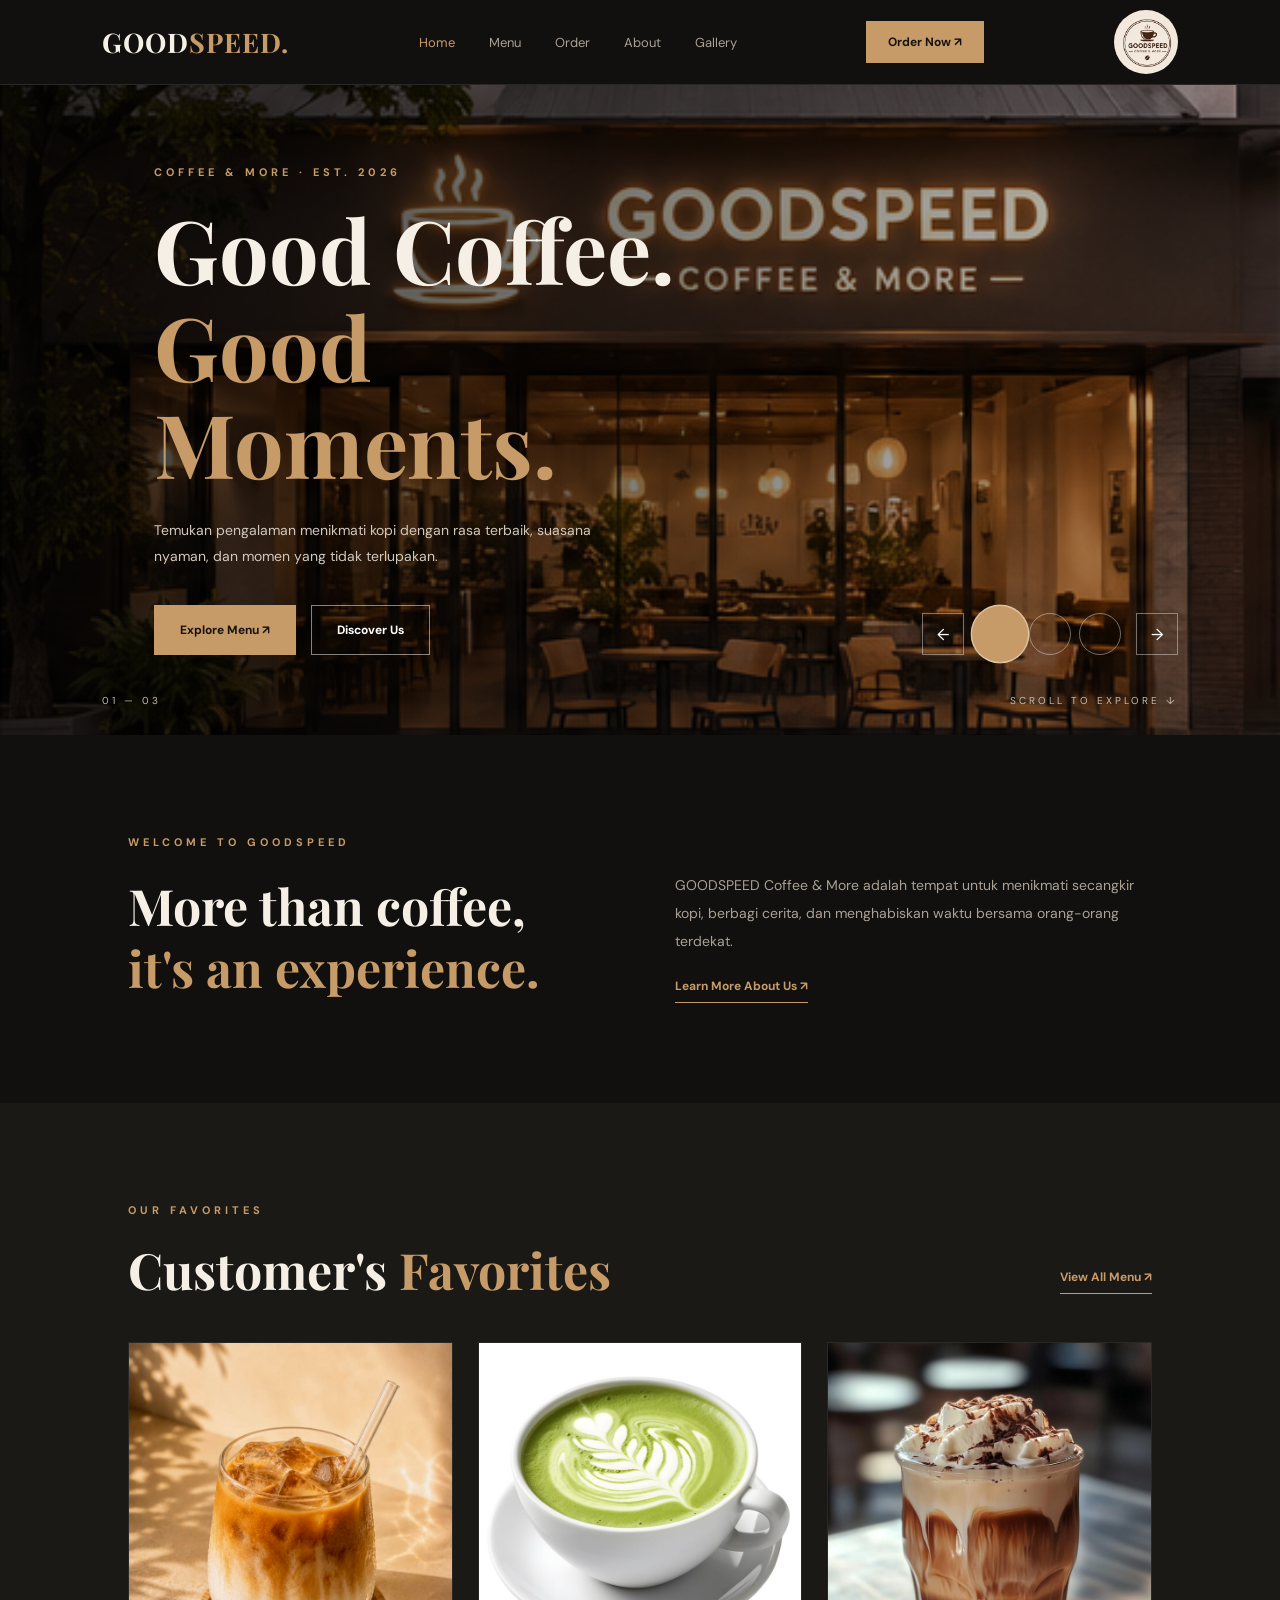
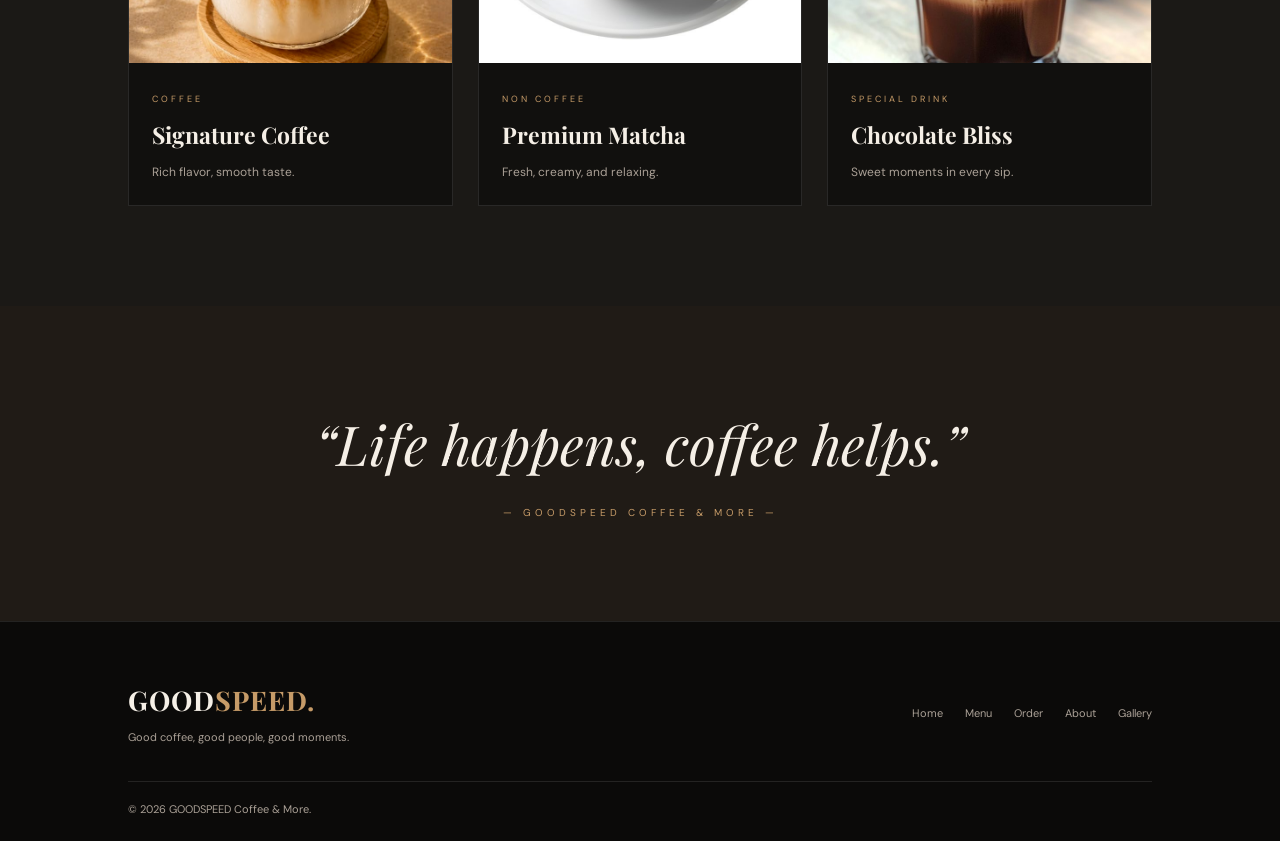
<file: index.html>
<!DOCTYPE html>
<html lang="id">
<head>
    <meta charset="UTF-8">
    <meta name="viewport" content="width=device-width, initial-scale=1.0">
    <title>GOODSPEED Coffee & More</title>
    <link rel="stylesheet" href="style.css">
    <link rel="preconnect" href="https://fonts.googleapis.com">
    <link href="https://fonts.googleapis.com/css2?family=DM+Sans:wght@400;500;600;700&family=Playfair+Display:wght@500;600;700&display=swap" rel="stylesheet">
</head>
<body>

<div class="loader" id="loader">
    <div class="loader-circle"></div>
    <p>GOODSPEED COFFEE</p>
</div>

<header class="navbar">
    <a href="index.html" class="logo">GOOD<span>SPEED.</span></a>

    <button class="menu-toggle" id="menuToggle" aria-label="Buka menu">☰</button>

    <nav id="navMenu">
        <a href="index.html" class="active">Home</a>
        <a href="menu.html">Menu</a>
        <a href="order.html">Order</a>
        <a href="about.html">About</a>
        <a href="gallery.html">Gallery</a>
    </nav>

    <a href="order.html" class="nav-button">Order Now ↗</a>
    <a href="index.html" class="rotating-logo" aria-label="Logo GOODSPEED - Beranda">
        <img src="images/01_logo_goodspeed.png" alt="">
    </a>
</header>

<main>
    <section class="hero">
        <div class="hero-slides">
            <div class="hero-slide active" style="background-image: linear-gradient(90deg,rgba(0,0,0,.8),rgba(0,0,0,.2)),url('images/02_storefront.png')"></div>
            <div class="hero-slide" style="background-image: linear-gradient(90deg,rgba(0,0,0,.8),rgba(0,0,0,.2)),url('images/03_interior.png')"></div>
            <div class="hero-slide" style="background-image: linear-gradient(90deg,rgba(0,0,0,.8),rgba(0,0,0,.2)),url('images/05_cappuccino.png')"></div>
        </div>

        <div class="hero-content">
            <p class="eyebrow">COFFEE & MORE · EST. 2026</p>
            <h1>Good Coffee.<br><span>Good Moments.</span></h1>
            <p class="hero-description">
                Temukan pengalaman menikmati kopi dengan rasa terbaik,
                suasana nyaman, dan momen yang tidak terlupakan.
            </p>

            <div class="hero-actions">
                <a href="menu.html" class="btn btn-primary">Explore Menu ↗</a>
                <a href="about.html" class="btn btn-outline">Discover Us</a>
            </div>
        </div>

        <div class="slider-controls">
            <button id="prevSlide" aria-label="Slide sebelumnya">←</button>
            <div class="slider-dots" id="sliderDots"></div>
            <button id="nextSlide" aria-label="Slide berikutnya">→</button>
        </div>

        <div class="hero-bottom">
            <span>01 — 03</span>
            <span>SCROLL TO EXPLORE ↓</span>
        </div>
    </section>

    <section class="welcome section-padding">
        <div class="section-label">WELCOME TO GOODSPEED</div>
        <div class="welcome-grid">
            <div>
                <h2>More than coffee,<br><span>it's an experience.</span></h2>
            </div>
            <div>
                <p>
                    GOODSPEED Coffee & More adalah tempat untuk menikmati
                    secangkir kopi, berbagi cerita, dan menghabiskan waktu
                    bersama orang-orang terdekat.
                </p>
                <a href="about.html" class="text-link">Learn More About Us ↗</a>
            </div>
        </div>
    </section>

    <section class="featured section-padding">
        <div class="section-heading">
            <div>
                <div class="section-label">OUR FAVORITES</div>
                <h2>Customer's <span>Favorites</span></h2>
            </div>
            <a href="menu.html" class="text-link">View All Menu ↗</a>
        </div>

        <div class="product-grid">
            <article class="product-card">
                <img src="images/Latte.jpe" alt="Coffee">
                <div class="product-info">
                    <span>COFFEE</span>
                    <h3>Signature Coffee</h3>
                    <p>Rich flavor, smooth taste.</p>
                </div>
            </article>

            <article class="product-card">
                <img src="images/Matcha.jpe" alt="Matcha">
                <div class="product-info">
                    <span>NON COFFEE</span>
                    <h3>Premium Matcha</h3>
                    <p>Fresh, creamy, and relaxing.</p>
                </div>
            </article>

            <article class="product-card">
                <img src="images/chocholate.jpe" alt="Chocolate">
                <div class="product-info">
                    <span>SPECIAL DRINK</span>
                    <h3>Chocolate Bliss</h3>
                    <p>Sweet moments in every sip.</p>
                </div>
            </article>
        </div>
    </section>

    <section class="quote-section">
        <p>“Life happens, coffee helps.”</p>
        <span>— GOODSPEED COFFEE & MORE —</span>
    </section>
</main>

<footer class="footer">
    <div>
        <a href="index.html" class="logo">GOOD<span>SPEED.</span></a>
        <p>Good coffee, good people, good moments.</p>
    </div>
    <div class="footer-links">
        <a href="index.html">Home</a>
        <a href="menu.html">Menu</a>
        <a href="order.html">Order</a>
        <a href="about.html">About</a>
        <a href="gallery.html">Gallery</a>
    </div>
    <p class="copyright">© 2026 GOODSPEED Coffee & More.</p>
</footer>

<script src="script.js"></script>
</body>
</html>
</file>
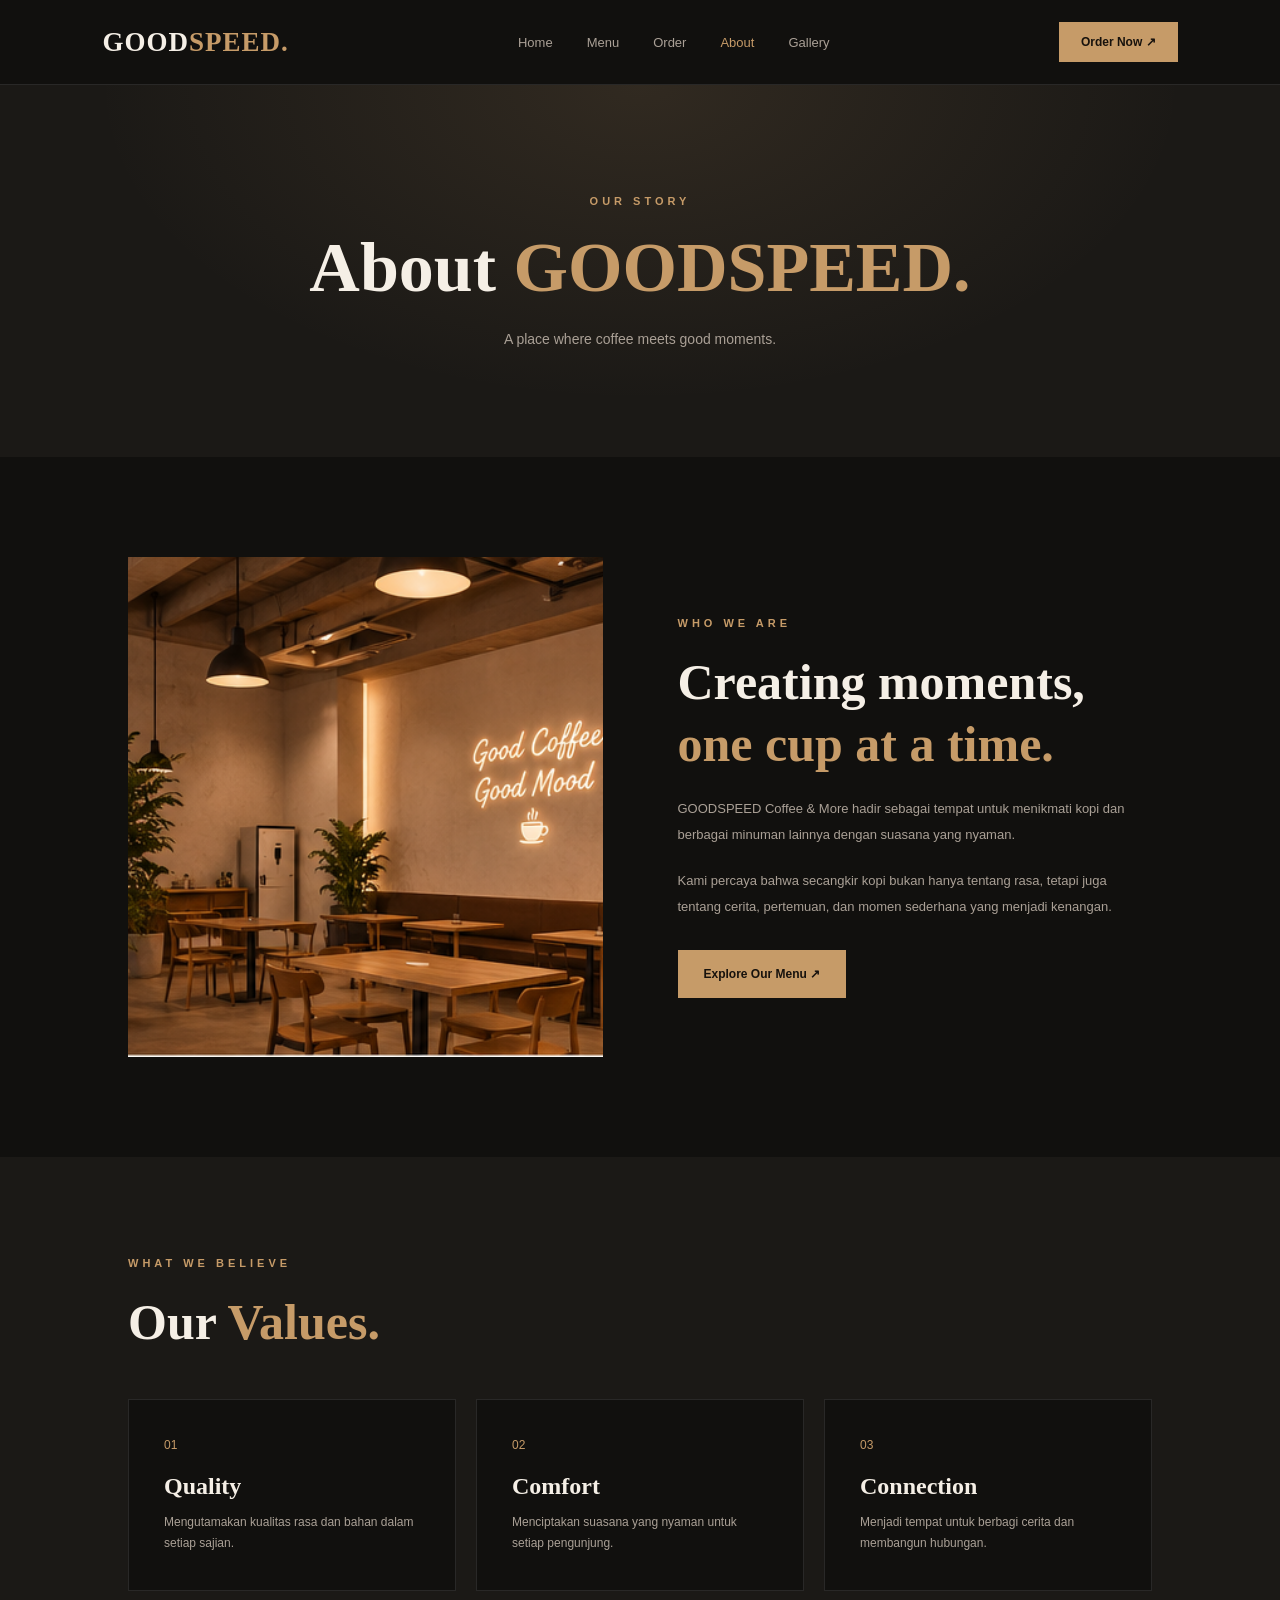
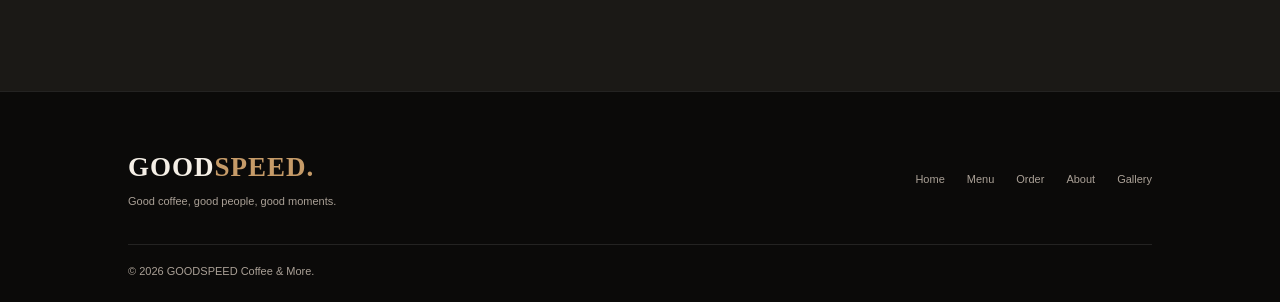
<file: about.html>
<!DOCTYPE html>
<html lang="id">
<head>
    <meta charset="UTF-8">
    <meta name="viewport" content="width=device-width, initial-scale=1.0">
    <title>About Us | GOODSPEED</title>
    <link rel="stylesheet" href="style.css">
</head>
<body>

<header class="navbar">
    <a href="index.html" class="logo">GOOD<span>SPEED.</span></a>
    <button class="menu-toggle" id="menuToggle" aria-label="Buka menu">☰</button>
    <nav id="navMenu">
        <a href="index.html">Home</a>
        <a href="menu.html">Menu</a>
        <a href="order.html">Order</a>
        <a href="about.html" class="active">About</a>
        <a href="gallery.html">Gallery</a>
    </nav>
    <a href="order.html" class="nav-button">Order Now ↗</a>
</header>

<section class="page-hero">
    <p class="eyebrow">OUR STORY</p>
    <h1>About <span>GOODSPEED.</span></h1>
    <p>A place where coffee meets good moments.</p>
</section>

<section class="about-section section-padding">
    <div class="about-image">
        <img src="images/03_interior.png" alt="GOODSPEED Coffee interior">
    </div>

    <div class="about-content">
        <div class="section-label">WHO WE ARE</div>
        <h2>Creating moments,<br><span>one cup at a time.</span></h2>
        <p>
            GOODSPEED Coffee & More hadir sebagai tempat untuk menikmati
            kopi dan berbagai minuman lainnya dengan suasana yang nyaman.
        </p>
        <p>
            Kami percaya bahwa secangkir kopi bukan hanya tentang rasa,
            tetapi juga tentang cerita, pertemuan, dan momen sederhana
            yang menjadi kenangan.
        </p>
        <a href="menu.html" class="btn btn-primary">Explore Our Menu ↗</a>
    </div>
</section>

<section class="values-section section-padding">
    <div class="section-label">WHAT WE BELIEVE</div>
    <h2>Our <span>Values.</span></h2>

    <div class="values-grid">
        <div class="value-card">
            <span>01</span>
            <h3>Quality</h3>
            <p>Mengutamakan kualitas rasa dan bahan dalam setiap sajian.</p>
        </div>
        <div class="value-card">
            <span>02</span>
            <h3>Comfort</h3>
            <p>Menciptakan suasana yang nyaman untuk setiap pengunjung.</p>
        </div>
        <div class="value-card">
            <span>03</span>
            <h3>Connection</h3>
            <p>Menjadi tempat untuk berbagi cerita dan membangun hubungan.</p>
        </div>
    </div>
</section>

<footer class="footer">
    <div>
        <a href="index.html" class="logo">GOOD<span>SPEED.</span></a>
        <p>Good coffee, good people, good moments.</p>
    </div>
    <div class="footer-links">
        <a href="index.html">Home</a>
        <a href="menu.html">Menu</a>
        <a href="order.html">Order</a>
        <a href="about.html">About</a>
        <a href="gallery.html">Gallery</a>
    </div>
    <p class="copyright">© 2026 GOODSPEED Coffee & More.</p>
</footer>

<script src="script.js"></script>
</body>
</html>
</file>
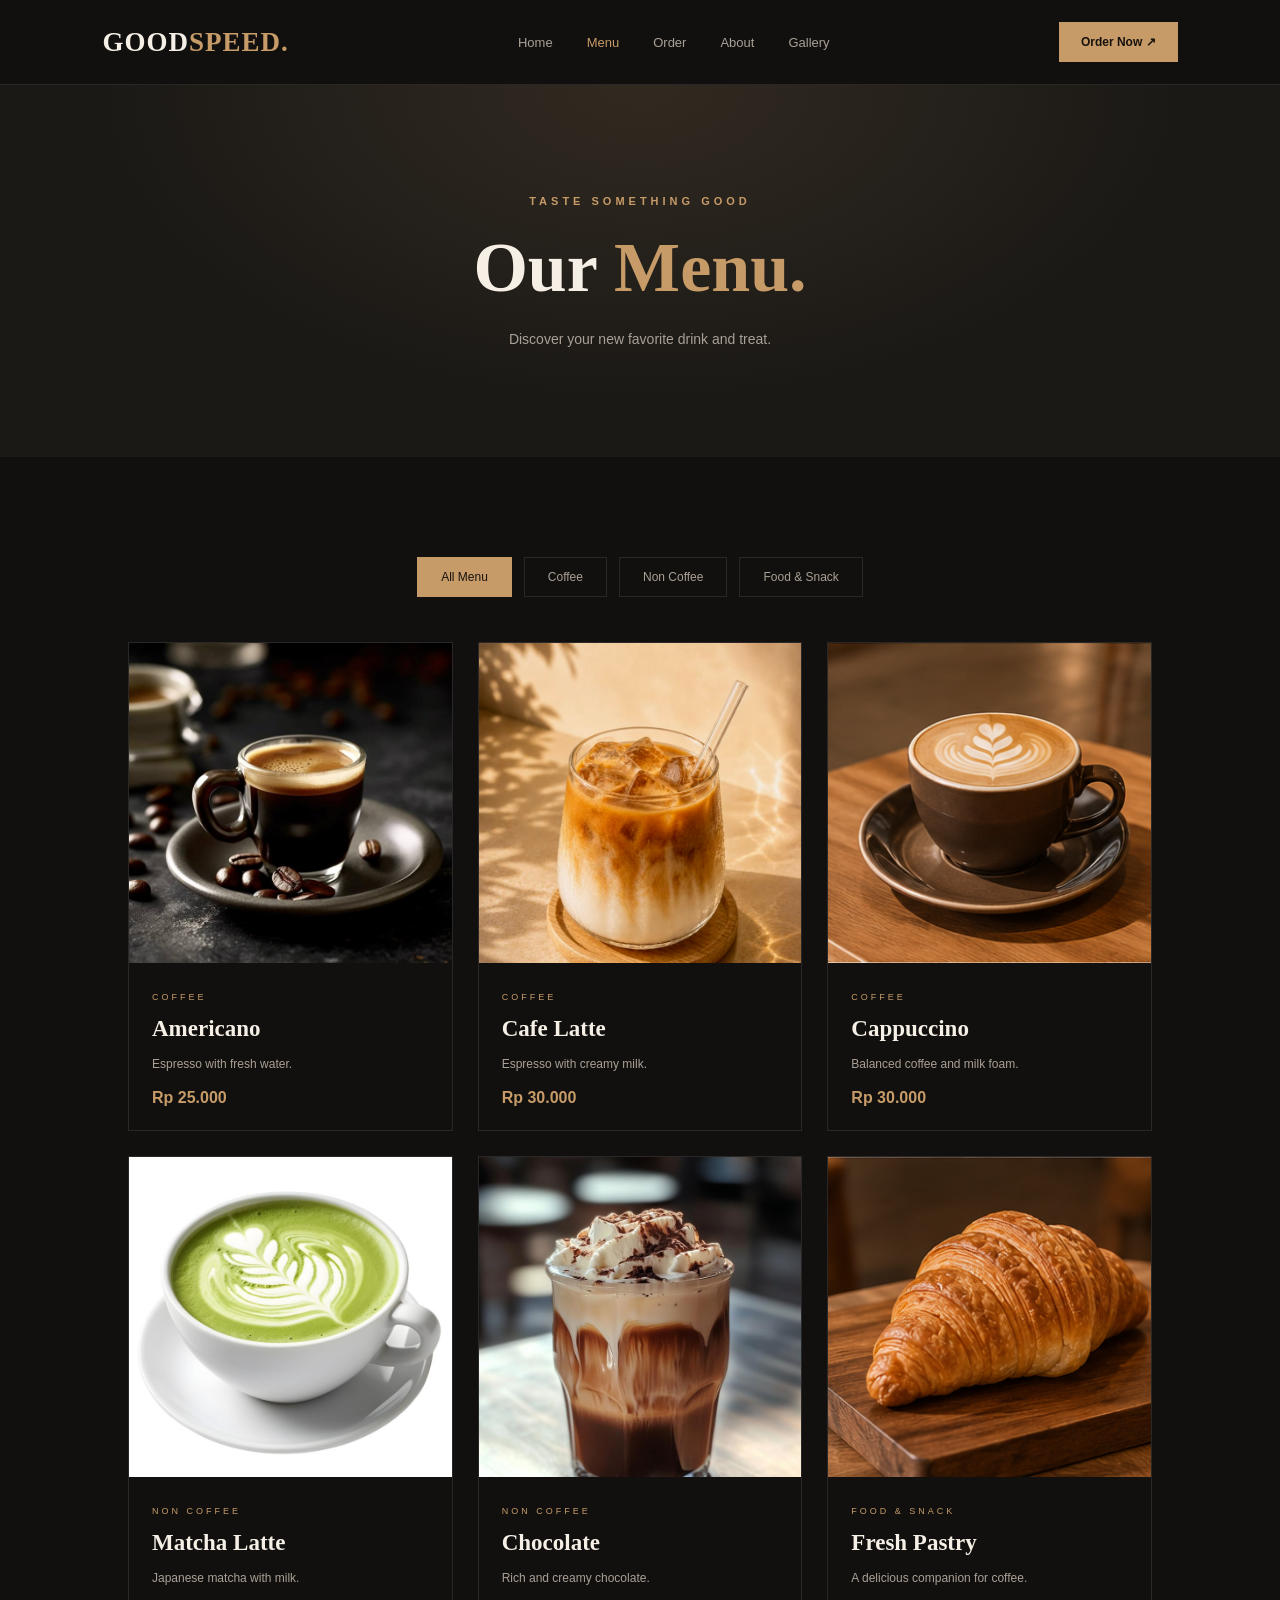
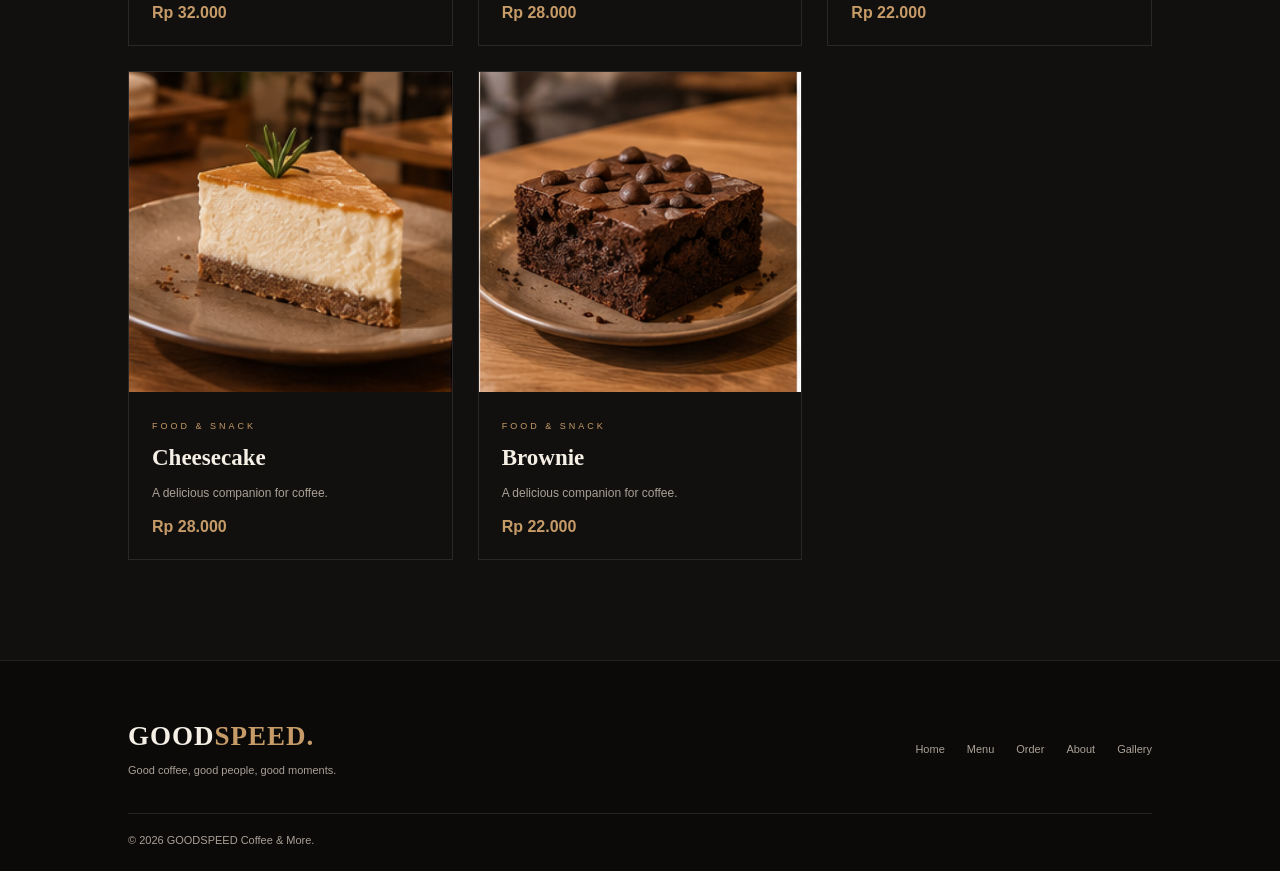
<file: menu.html>
<!DOCTYPE html>
<html lang="id">
<head>
    <meta charset="UTF-8">
    <meta name="viewport" content="width=device-width, initial-scale=1.0">
    <title>Our Menu | GOODSPEED</title>
    <link rel="stylesheet" href="style.css">
</head>
<body>

<header class="navbar">
    <a href="index.html" class="logo">GOOD<span>SPEED.</span></a>
    <button class="menu-toggle" id="menuToggle" aria-label="Buka menu">☰</button>
    <nav id="navMenu">
        <a href="index.html">Home</a>
        <a href="menu.html" class="active">Menu</a>
        <a href="order.html">Order</a>
        <a href="about.html">About</a>
        <a href="gallery.html">Gallery</a>
    </nav>
    <a href="order.html" class="nav-button">Order Now ↗</a>
</header>

<section class="page-hero">
    <p class="eyebrow">TASTE SOMETHING GOOD</p>
    <h1>Our <span>Menu.</span></h1>
    <p>Discover your new favorite drink and treat.</p>
</section>

<section class="menu-section section-padding">
    <div class="filter-buttons">
        <button class="filter-btn active" data-filter="all">All Menu</button>
        <button class="filter-btn" data-filter="coffee">Coffee</button>
        <button class="filter-btn" data-filter="noncoffee">Non Coffee</button>
        <button class="filter-btn" data-filter="food">Food & Snack</button>
    </div>

    <div class="product-grid menu-grid">
        <article class="product-card menu-item" data-category="coffee">
            <img src="images/americano.jpe" alt="Americano">
            <div class="product-info">
                <span>COFFEE</span>
                <h3>Americano</h3>
                <p>Espresso with fresh water.</p>
                <strong>Rp 25.000</strong>
            </div>
        </article>

        <article class="product-card menu-item" data-category="coffee">
            <img src="images/Latte.jpe" alt="Cafe Latte">
            <div class="product-info">
                <span>COFFEE</span>
                <h3>Cafe Latte</h3>
                <p>Espresso with creamy milk.</p>
                <strong>Rp 30.000</strong>
            </div>
        </article>

        <article class="product-card menu-item" data-category="coffee">
            <img src="images/05_cappuccino.png" alt="Cappuccino">
            <div class="product-info">
                <span>COFFEE</span>
                <h3>Cappuccino</h3>
                <p>Balanced coffee and milk foam.</p>
                <strong>Rp 30.000</strong>
            </div>
        </article>

        <article class="product-card menu-item" data-category="noncoffee">
            <img src="images/Matcha.jpe" alt="Matcha Latte">
            <div class="product-info">
                <span>NON COFFEE</span>
                <h3>Matcha Latte</h3>
                <p>Japanese matcha with milk.</p>
                <strong>Rp 32.000</strong>
            </div>
        </article>

        <article class="product-card menu-item" data-category="noncoffee">
            <img src="images/chocholate.jpe" alt="Chocolate">
            <div class="product-info">
                <span>NON COFFEE</span>
                <h3>Chocolate</h3>
                <p>Rich and creamy chocolate.</p>
                <strong>Rp 28.000</strong>
            </div>
        </article>

        <article class="product-card menu-item" data-category="food">
            <img src="images/09_croissant.png" alt="Pastry">
            <div class="product-info">
                <span>FOOD & SNACK</span>
                <h3>Fresh Pastry</h3>
                <p>A delicious companion for coffee.</p>
                <strong>Rp 22.000</strong>
            </div>
        </article>

        <article class="product-card menu-item" data-category="food">
            <img src="images/11_cheesecake.png" alt="Cheesecake">
            <div class="product-info">
                <span>FOOD & SNACK</span>
                <h3>Cheesecake</h3>
                <p>A delicious companion for coffee.</p>
                <strong>Rp 28.000</strong>
            </div>
        </article>

        <article class="product-card menu-item" data-category="food">
            <img src="images/10_brownie.png" alt="Brownie">
            <div class="product-info">
                <span>FOOD & SNACK</span>
                <h3>Brownie</h3>
                <p>A delicious companion for coffee.</p>
                <strong>Rp 22.000</strong>
            </div>
        </article>
    </div>
</section>

<footer class="footer">
    <div>
        <a href="index.html" class="logo">GOOD<span>SPEED.</span></a>
        <p>Good coffee, good people, good moments.</p>
    </div>
    <div class="footer-links">
        <a href="index.html">Home</a>
        <a href="menu.html">Menu</a>
        <a href="order.html">Order</a>
        <a href="about.html">About</a>
        <a href="gallery.html">Gallery</a>
    </div>
    <p class="copyright">© 2026 GOODSPEED Coffee & More.</p>
</footer>

<script src="script.js"></script>
</body>
</html>
</file>
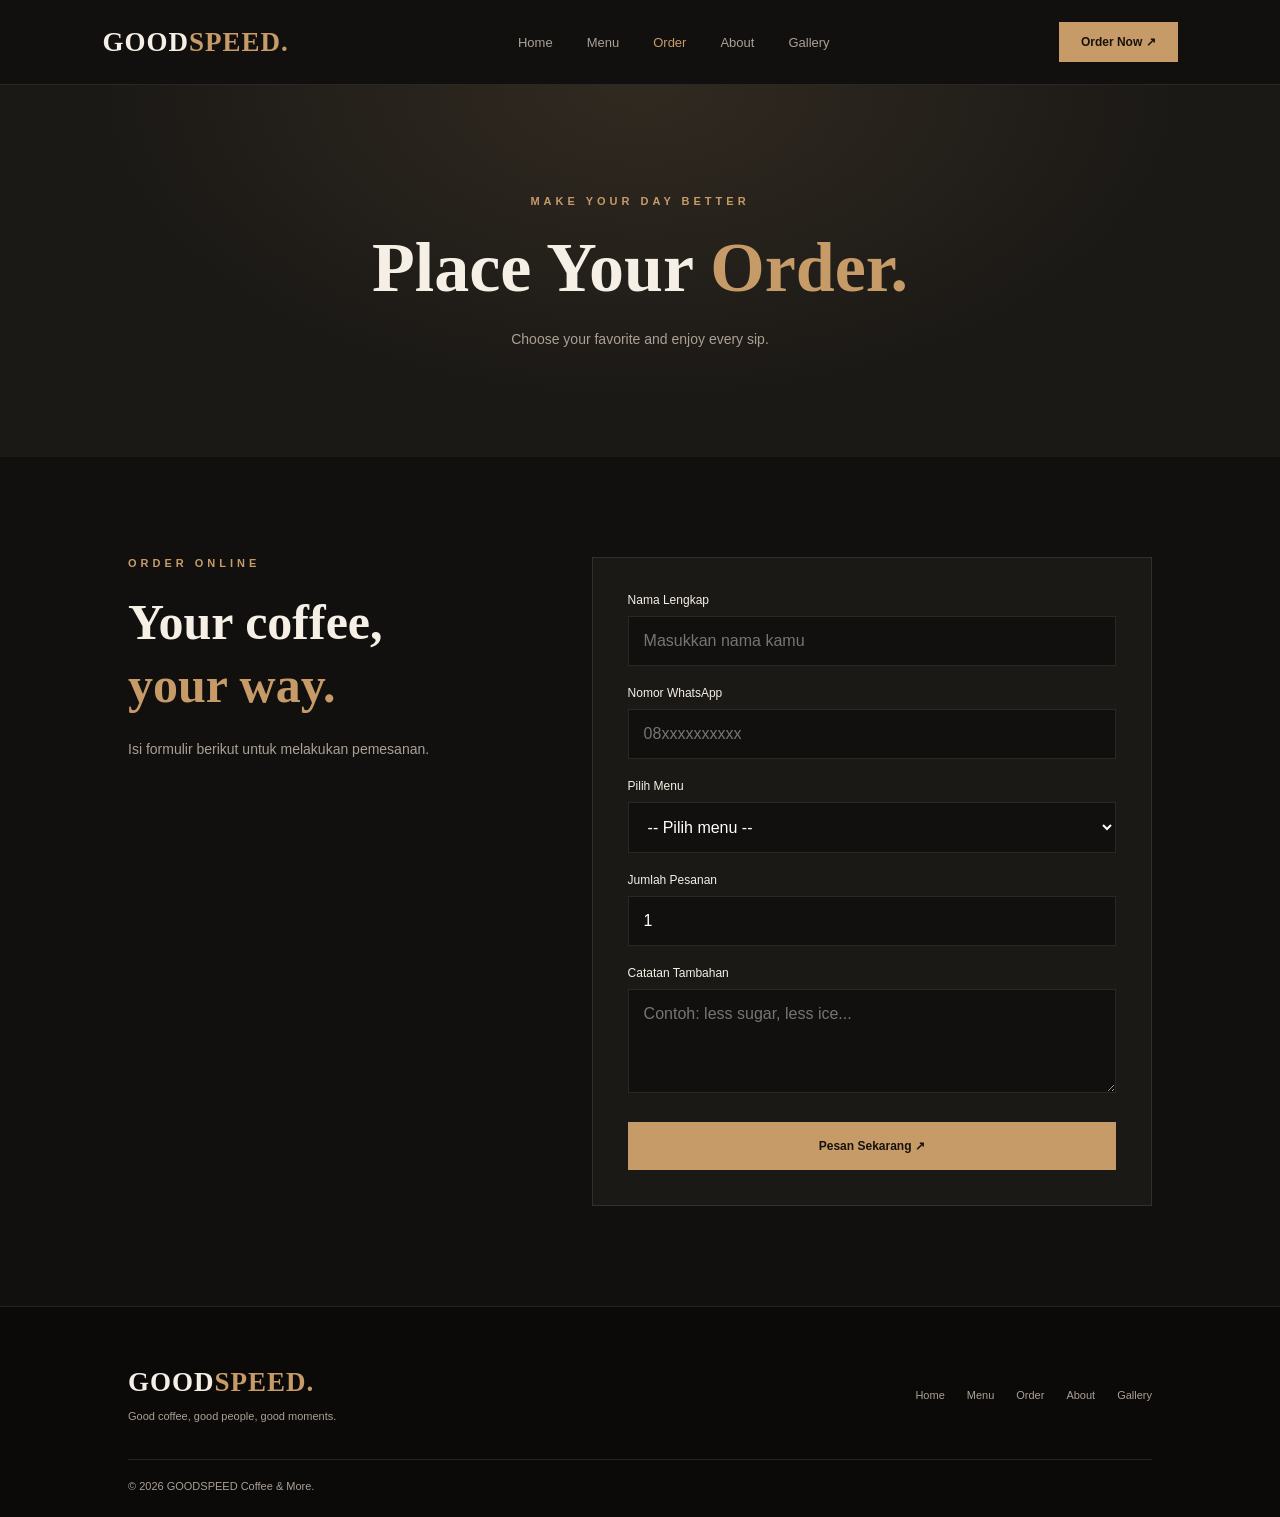
<file: order.html>
<!DOCTYPE html>
<html lang="id">
<head>
    <meta charset="UTF-8">
    <meta name="viewport" content="width=device-width, initial-scale=1.0">
    <title>Order | GOODSPEED</title>
    <link rel="stylesheet" href="style.css">
</head>
<body>

<header class="navbar">
    <a href="index.html" class="logo">GOOD<span>SPEED.</span></a>
    <button class="menu-toggle" id="menuToggle" aria-label="Buka menu">☰</button>
    <nav id="navMenu">
        <a href="index.html">Home</a>
        <a href="menu.html">Menu</a>
        <a href="order.html" class="active">Order</a>
        <a href="about.html">About</a>
        <a href="gallery.html">Gallery</a>
    </nav>
    <a href="order.html" class="nav-button">Order Now ↗</a>
</header>

<section class="page-hero">
    <p class="eyebrow">MAKE YOUR DAY BETTER</p>
    <h1>Place Your <span>Order.</span></h1>
    <p>Choose your favorite and enjoy every sip.</p>
</section>

<section class="order-section section-padding">
    <div class="order-intro">
        <div class="section-label">ORDER ONLINE</div>
        <h2>Your coffee,<br><span>your way.</span></h2>
        <p>Isi formulir berikut untuk melakukan pemesanan.</p>
    </div>

    <form id="orderForm" class="order-form">
        <label for="customerName">Nama Lengkap</label>
        <input type="text" id="customerName" placeholder="Masukkan nama kamu" required>

        <label for="customerPhone">Nomor WhatsApp</label>
        <input type="tel" id="customerPhone" placeholder="08xxxxxxxxxx" required>

        <label for="productSelect">Pilih Menu</label>
        <select id="productSelect" required>
            <option value="">-- Pilih menu --</option>
            <option value="Americano">Americano - Rp 25.000</option>
            <option value="Cafe Latte">Cafe Latte - Rp 30.000</option>
            <option value="Cappuccino">Cappuccino - Rp 30.000</option>
            <option value="Matcha Latte">Matcha Latte - Rp 32.000</option>
            <option value="Chocolate">Chocolate - Rp 28.000</option>
            <option value="Fresh Pastry">Fresh Pastry - Rp 22.000</option>
            <option value="Cheesecake">Cheesecake - Rp 28.000</option>
            <option value="Brownie">Brownie - Rp 22.000</option>
        </select>

        <label for="quantity">Jumlah Pesanan</label>
        <input type="number" id="quantity" min="1" value="1" required>

        <label for="notes">Catatan Tambahan</label>
        <textarea id="notes" rows="4" placeholder="Contoh: less sugar, less ice..."></textarea>

        <button type="submit" class="btn btn-primary order-submit">
            Pesan Sekarang ↗
        </button>
    </form>
</section>

<footer class="footer">
    <div>
        <a href="index.html" class="logo">GOOD<span>SPEED.</span></a>
        <p>Good coffee, good people, good moments.</p>
    </div>
    <div class="footer-links">
        <a href="index.html">Home</a>
        <a href="menu.html">Menu</a>
        <a href="order.html">Order</a>
        <a href="about.html">About</a>
        <a href="gallery.html">Gallery</a>
    </div>
    <p class="copyright">© 2026 GOODSPEED Coffee & More.</p>
</footer>

<script src="script.js"></script>
</body>
</html>
</file>
<file: style.css>
:root {
    --bg: #11100e;
    --surface: #1b1916;
    --surface-light: #25211d;
    --text: #f5efe6;
    --muted: #aaa096;
    --accent: #c69b68;
    --accent-light: #e0bc8e;
    --border: rgba(255,255,255,.1);
}

* {
    margin: 0;
    padding: 0;
    box-sizing: border-box;
}

html {
    scroll-behavior: smooth;
}

body {
    background: var(--bg);
    color: var(--text);
    font-family: "DM Sans", sans-serif;
    overflow-x: hidden;
}

a {
    text-decoration: none;
    color: inherit;
}

button, input, select, textarea {
    font: inherit;
}

img {
    display: block;
    width: 100%;
    object-fit: cover;
}

/* LOADING */

.loader {
    position: fixed;
    inset: 0;
    background: var(--bg);
    z-index: 9999;
    display: flex;
    flex-direction: column;
    align-items: center;
    justify-content: center;
    gap: 20px;
    transition: opacity .5s, visibility .5s;
}

.loader.hide {
    opacity: 0;
    visibility: hidden;
}

.loader p {
    letter-spacing: 5px;
    font-size: 11px;
    color: var(--accent);
}

.loader-circle {
    width: 45px;
    height: 45px;
    border: 3px solid #443a30;
    border-top-color: var(--accent);
    border-radius: 50%;
    animation: spin 1s linear infinite;
}

/* NAVBAR */

.navbar {
    height: 85px;
    padding: 0 8%;
    display: flex;
    align-items: center;
    justify-content: space-between;
    background: rgba(17,16,14,.96);
    border-bottom: 1px solid var(--border);
    position: relative;
    z-index: 100;
}

.logo {
    font-family: "Playfair Display", serif;
    font-size: 27px;
    font-weight: 700;
    letter-spacing: 1px;
}

.logo span {
    color: var(--accent);
}

.navbar nav {
    display: flex;
    gap: 34px;
}

.navbar nav a {
    color: var(--muted);
    font-size: 13px;
    transition: .3s;
}

.navbar nav a:hover,
.navbar nav a.active {
    color: var(--accent);
}

.nav-button {
    padding: 13px 22px;
    background: var(--accent);
    color: #17120d;
    font-size: 12px;
    font-weight: 700;
    transition: .3s;
}

.nav-button:hover {
    background: var(--accent-light);
    transform: translateY(-3px);
}

.rotating-logo img {
    display: block;
    width: 64px;
    height: 64px;
    object-fit: cover;
    border-radius: 50%;
    animation: spin 12s linear infinite;
}

.menu-toggle {
    display: none;
    color: white;
    border: 0;
    background: transparent;
    font-size: 26px;
    cursor: pointer;
}

/* HERO SLIDER */

.hero {
    height: 650px;
    min-height: 550px;
    position: relative;
    display: flex;
    align-items: center;
    overflow: hidden;
}

.hero-slides,
.hero-slide {
    position: absolute;
    inset: 0;
}

.hero-slide {
    background-size: cover;
    background-position: center;
    opacity: 0;
    transform: scale(1.07);
    transition: opacity 1s ease, transform 6s ease;
}

.hero-slide.active {
    opacity: 1;
    transform: scale(1);
}

.hero-content {
    position: relative;
    z-index: 2;
    padding: 0 12%;
    max-width: 850px;
    animation: riseIn 1s ease;
}

.eyebrow,
.section-label {
    color: var(--accent);
    font-size: 11px;
    letter-spacing: 4px;
    font-weight: 700;
    margin-bottom: 22px;
}

.hero h1,
.page-hero h1 {
    font-family: "Playfair Display", serif;
    font-size: clamp(48px, 7vw, 88px);
    line-height: 1.1;
    margin-bottom: 25px;
}

.hero h1 span,
.page-hero h1 span,
h2 span {
    color: var(--accent);
}

.hero-description {
    color: #d1c8bd;
    line-height: 1.9;
    max-width: 490px;
    font-size: 14px;
}

.hero-actions {
    display: flex;
    gap: 15px;
    margin-top: 35px;
}

.btn {
    display: inline-flex;
    align-items: center;
    justify-content: center;
    padding: 16px 25px;
    font-size: 12px;
    font-weight: 700;
    border: 1px solid transparent;
    cursor: pointer;
    transition: .3s;
}

.btn-primary {
    background: var(--accent);
    color: #17120d;
}

.btn-primary:hover {
    background: var(--accent-light);
    transform: translateY(-4px);
}

.btn-outline {
    border-color: rgba(255,255,255,.5);
    color: white;
}

.btn-outline:hover {
    background: white;
    color: #17120d;
}

.slider-controls {
    position: absolute;
    right: 8%;
    bottom: 80px;
    z-index: 3;
    display: flex;
    align-items: center;
    gap: 15px;
}

.slider-controls button {
    width: 42px;
    height: 42px;
    background: transparent;
    color: white;
    border: 1px solid rgba(255,255,255,.4);
    cursor: pointer;
    transition: .3s;
}

.slider-controls button:hover {
    background: var(--accent);
    color: #17120d;
}

.slider-dots {
    display: flex;
    gap: 8px;
}

.slider-dot {
    width: 7px;
    height: 7px;
    border: 0;
    border-radius: 50%;
    background: #777;
    cursor: pointer;
}

.slider-dot.active {
    background: var(--accent);
    transform: scale(1.4);
}

.hero-bottom {
    position: absolute;
    bottom: 28px;
    left: 8%;
    right: 8%;
    display: flex;
    justify-content: space-between;
    color: #c7bdb2;
    font-size: 10px;
    letter-spacing: 3px;
    z-index: 2;
}

/* GENERAL SECTION */

.section-padding {
    padding: 100px 10%;
}

h2 {
    font-family: "Playfair Display", serif;
    font-size: clamp(34px, 4vw, 50px);
    line-height: 1.25;
}

.welcome-grid {
    display: grid;
    grid-template-columns: 1fr 1fr;
    gap: 70px;
    align-items: center;
}

.welcome-grid p {
    color: var(--muted);
    line-height: 2;
    font-size: 14px;
}

.text-link {
    display: inline-block;
    color: var(--accent);
    margin-top: 23px;
    font-size: 12px;
    font-weight: 700;
    border-bottom: 1px solid var(--accent);
    padding-bottom: 8px;
}

/* PRODUCTS */

.featured {
    background: var(--surface);
}

.section-heading {
    display: flex;
    justify-content: space-between;
    align-items: end;
    margin-bottom: 40px;
}

.section-heading .text-link {
    margin-bottom: 8px;
}

.product-grid {
    display: grid;
    grid-template-columns: repeat(3, 1fr);
    gap: 25px;
}

.featured .product-grid {
    max-width: 1120px;
    margin: 0 auto;
    grid-template-columns: repeat(3, minmax(0, 340px));
    justify-content: center;
}

.featured .product-card img {
    height: 320px;
}

.product-card {
    background: var(--bg);
    overflow: hidden;
    transition: .4s;
    border: 1px solid var(--border);
}

.product-card:hover {
    transform: translateY(-9px);
    border-color: var(--accent);
}

.product-card img {
    height: 260px;
    transition: transform .6s;
}

.product-card:hover img {
    transform: scale(1.07);
}

.product-info {
    padding: 23px;
}

.product-info span {
    font-size: 9px;
    letter-spacing: 3px;
    color: var(--accent);
}

.product-info h3 {
    font-family: "Playfair Display", serif;
    font-size: 23px;
    margin: 12px 0;
}

.product-info p {
    font-size: 12px;
    color: var(--muted);
    line-height: 1.7;
}

.product-info strong {
    display: block;
    color: var(--accent);
    margin-top: 15px;
}

/* QUOTE */

.quote-section {
    text-align: center;
    padding: 100px 20px;
    background: #201b16;
}

.quote-section p {
    font-family: "Playfair Display", serif;
    font-size: clamp(30px, 5vw, 55px);
    font-style: italic;
    margin-bottom: 20px;
}

.quote-section span {
    color: var(--accent);
    font-size: 10px;
    letter-spacing: 4px;
}

/* INNER PAGE HERO */

.page-hero {
    padding: 110px 10%;
    text-align: center;
    background:
        radial-gradient(ellipse at top, rgba(198,155,104,.13), transparent 60%),
        var(--surface);
}

.page-hero h1 {
    font-size: clamp(45px, 6vw, 70px);
}

.page-hero p:last-child {
    color: var(--muted);
    font-size: 14px;
}

/* MENU */

.filter-buttons {
    display: flex;
    flex-wrap: wrap;
    justify-content: center;
    gap: 12px;
    margin-bottom: 45px;
}

.filter-btn {
    padding: 12px 23px;
    color: var(--muted);
    background: transparent;
    border: 1px solid var(--border);
    cursor: pointer;
    font-size: 12px;
    transition: .3s;
}

.filter-btn:hover,
.filter-btn.active {
    color: #17120d;
    background: var(--accent);
    border-color: var(--accent);
}

.menu-item.hide {
    display: none;
}

.menu-grid {
    max-width: 1120px;
    margin: 0 auto;
    grid-template-columns: repeat(3, minmax(0, 340px));
    justify-content: center;
}

.menu-grid .product-card img {
    height: 320px;
}

/* ORDER */

.order-section {
    display: grid;
    grid-template-columns: .8fr 1.2fr;
    gap: 90px;
    align-items: start;
}

.order-intro p {
    color: var(--muted);
    font-size: 14px;
    line-height: 1.9;
    margin-top: 20px;
}

.order-form {
    padding: 35px;
    background: var(--surface);
    border: 1px solid var(--border);
}

.order-form label {
    display: block;
    font-size: 12px;
    margin-bottom: 9px;
    margin-top: 20px;
}

.order-form label:first-child {
    margin-top: 0;
}

.order-form input,
.order-form select,
.order-form textarea {
    width: 100%;
    padding: 15px;
    color: white;
    background: #11100e;
    border: 1px solid var(--border);
    outline: none;
    resize: vertical;
}

.order-form input:focus,
.order-form select:focus,
.order-form textarea:focus {
    border-color: var(--accent);
}

.order-form select option {
    background: #11100e;
}

.order-submit {
    width: 100%;
    margin-top: 25px;
}

/* ABOUT */

.about-section {
    display: grid;
    grid-template-columns: 1fr 1fr;
    align-items: center;
    gap: 75px;
}

.about-image img {
    height: 500px;
}

.about-content p {
    color: var(--muted);
    font-size: 13px;
    line-height: 2;
    margin-top: 20px;
}

.about-content .btn {
    margin-top: 30px;
}

.values-section {
    background: var(--surface);
}

.values-section > h2 {
    margin-bottom: 45px;
}

.values-grid {
    display: grid;
    grid-template-columns: repeat(3, 1fr);
    gap: 20px;
}

.value-card {
    padding: 35px;
    background: var(--bg);
    border: 1px solid var(--border);
    transition: .3s;
}

.value-card:hover {
    border-color: var(--accent);
    transform: translateY(-5px);
}

.value-card span {
    color: var(--accent);
    font-size: 12px;
}

.value-card h3 {
    font-family: "Playfair Display", serif;
    font-size: 24px;
    margin: 20px 0 12px;
}

.value-card p {
    color: var(--muted);
    font-size: 12px;
    line-height: 1.8;
}

/* GALLERY */

.gallery-grid {
    display: grid;
    max-width: 1120px;
    margin: 0 auto;
    grid-template-columns: repeat(3, minmax(0, 340px));
    grid-auto-rows: 320px;
    gap: 18px;
}

.gallery-item {
    position: relative;
    overflow: hidden;
}

.gallery-item img {
    height: 100%;
    transition: transform .6s;
}

.gallery-item:hover img {
    transform: scale(1.1);
}

.gallery-overlay {
    position: absolute;
    inset: auto 0 0;
    padding: 35px 20px 20px;
    color: white;
    font-family: "Playfair Display", serif;
    font-size: 22px;
    background: linear-gradient(transparent, rgba(0,0,0,.8));
    opacity: 0;
    transform: translateY(10px);
    transition: .3s;
}

.gallery-item:hover .gallery-overlay {
    opacity: 1;
    transform: translateY(0);
}

/* FOOTER */

.footer {
    padding: 60px 10% 25px;
    background: #0b0a09;
    border-top: 1px solid var(--border);
    display: flex;
    justify-content: space-between;
    align-items: center;
    flex-wrap: wrap;
    gap: 25px;
}

.footer p {
    color: var(--muted);
    font-size: 11px;
    margin-top: 12px;
}

.footer-links {
    display: flex;
    gap: 22px;
    flex-wrap: wrap;
}

.footer-links a {
    color: var(--muted);
    font-size: 11px;
}

.footer-links a:hover {
    color: var(--accent);
}

.copyright {
    width: 100%;
    border-top: 1px solid var(--border);
    padding-top: 20px;
}

/* ANIMATIONS */

@keyframes spin {
    to { transform: rotate(360deg); }
}

@keyframes riseIn {
    from {
        opacity: 0;
        transform: translateY(30px);
    }
    to {
        opacity: 1;
        transform: translateY(0);
    }
}

@keyframes float {
    0%, 100% { transform: translateY(0); }
    50% { transform: translateY(-10px); }
}

/* RESPONSIVE */

@media (max-width: 900px) {
    .navbar {
        padding: 0 5%;
    }

    .navbar nav {
        gap: 17px;
    }

    .nav-button {
        display: none;
    }

    .section-padding {
        padding: 75px 6%;
    }

    .product-grid {
        grid-template-columns: repeat(2, 1fr);
    }

    .featured .product-grid {
        grid-template-columns: repeat(2, minmax(0, 340px));
    }

    .gallery-grid {
        grid-template-columns: repeat(2, minmax(0, 340px));
    }

    .menu-grid {
        grid-template-columns: repeat(2, minmax(0, 340px));
    }

    .featured .product-card:last-child {
        grid-column: 1 / -1;
        width: 100%;
        max-width: 340px;
        justify-self: center;
    }

    .order-section {
        gap: 40px;
    }
}

@media (max-width: 650px) {
    .navbar {
        height: 72px;
    }

    .menu-toggle {
        display: block;
    }

    .rotating-logo img {
        width: 52px;
        height: 52px;
    }

    .navbar nav {
        position: absolute;
        top: 72px;
        left: 0;
        width: 100%;
        padding: 25px;
        background: #171512;
        display: none;
        flex-direction: column;
        gap: 22px;
        border-bottom: 1px solid var(--border);
    }

    .navbar nav.show {
        display: flex;
    }

    .hero {
        height: 600px;
    }

    .hero-content {
        padding: 0 7%;
    }

    .hero h1 {
        font-size: clamp(38px, 11vw, 52px);
    }

    .hero-description {
        font-size: 12px;
    }

    .hero-actions {
        flex-wrap: wrap;
    }

    .slider-controls {
        right: 7%;
        bottom: 75px;
    }

    .hero-bottom {
        left: 7%;
        right: 7%;
        font-size: 8px;
    }

    .welcome-grid,
    .about-section,
    .order-section {
        grid-template-columns: 1fr;
        gap: 35px;
    }

    .product-grid,
    .values-grid {
        grid-template-columns: 1fr;
    }

    .featured .product-grid {
        grid-template-columns: 1fr;
    }

    .menu-grid {
        grid-template-columns: 1fr;
    }

    .featured .product-card {
        width: 100%;
        max-width: 420px;
        justify-self: center;
    }

    .featured .product-card:last-child {
        grid-column: auto;
        width: 100%;
    }

    .section-heading {
        align-items: start;
        flex-direction: column;
        gap: 10px;
    }

    .page-hero {
        padding: 80px 6%;
    }

    .order-form {
        padding: 23px;
    }

    .about-image img {
        height: 330px;
    }

    .gallery-grid {
        grid-template-columns: 1fr;
    }

    .footer {
        flex-direction: column;
        align-items: flex-start;
        padding: 45px 7% 20px;
    }

    .footer-links {
        gap: 15px;
    }
}

@media (prefers-reduced-motion: reduce) {
    *, *::before, *::after {
        animation-duration: .01ms !important;
        transition-duration: .01ms !important;
        scroll-behavior: auto !important;
    }

    .rotating-logo img {
        animation: none !important;
    }
}
</file>
